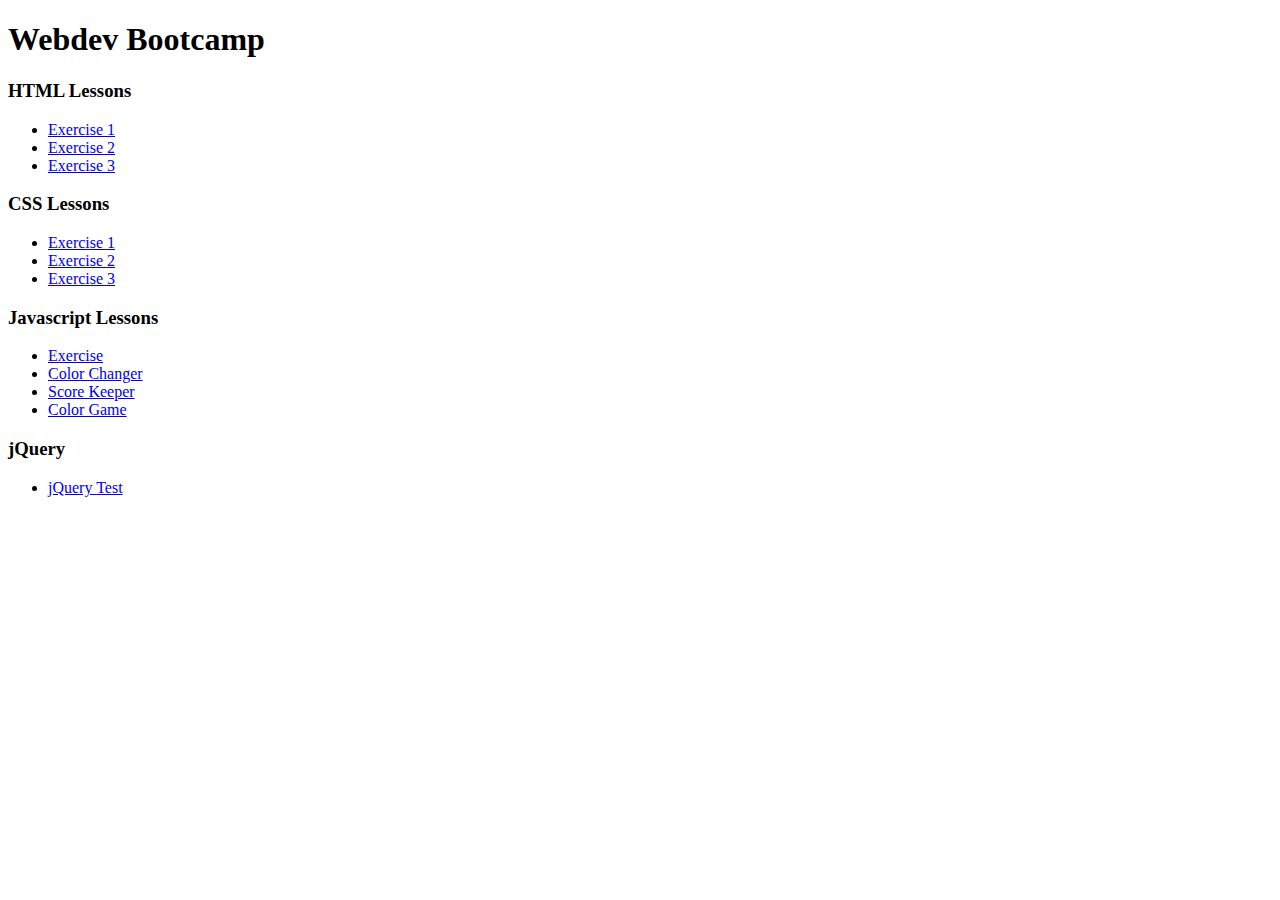
<file: index.html>
<!DOCTYPE html>
<html>
<head>

<title></title>
</head>
<body>
	<h1>Webdev Bootcamp</h1>
  <h3>HTML Lessons</h3>
  <ul>
    <li><a href = "HTML Lessons/Exercise1.html">Exercise 1</a></li>
    <li><a href = "HTML Lessons/Exercise2.html">Exercise 2</a></li>
    <li><a href = "HTML Lessons/Exercise3.html">Exercise 3</a></li>
  </ul>

  <h3>CSS Lessons</h3>
  <ul>
    <li><a href = "CSS Lessons/Exercise1.html">Exercise 1</a></li>
    <li><a href = "CSS Lessons/Exercise2.html">Exercise 2</a></li>
    <li><a href = "CSS Lessons/Exercise3.html">Exercise 3</a></li>
  </ul>

  <h3>Javascript Lessons</h3>
  <ul>
    <li><a href="Javascript Lessons/Basic Stuff/Exercise.html">Exercise</a></li>
    <li><a href="Javascript Lessons/DOM Manipulation/colorchanger.html">Color Changer</a></li>
    <li><a href="Javascript Lessons/DOM Manipulation/scorekeeper.html">Score Keeper</a></li>
    <li><a href="Javascript Lessons/DOM Manipulation/colorgame.html">Color Game</a></li>
  </ul>

  <h3>jQuery</h3>
  <ul>
      <li><a href="Javascript Lessons/jQuery/jTest.html">jQuery Test</a></li>
  </ul>
</body>
</html>
</file>
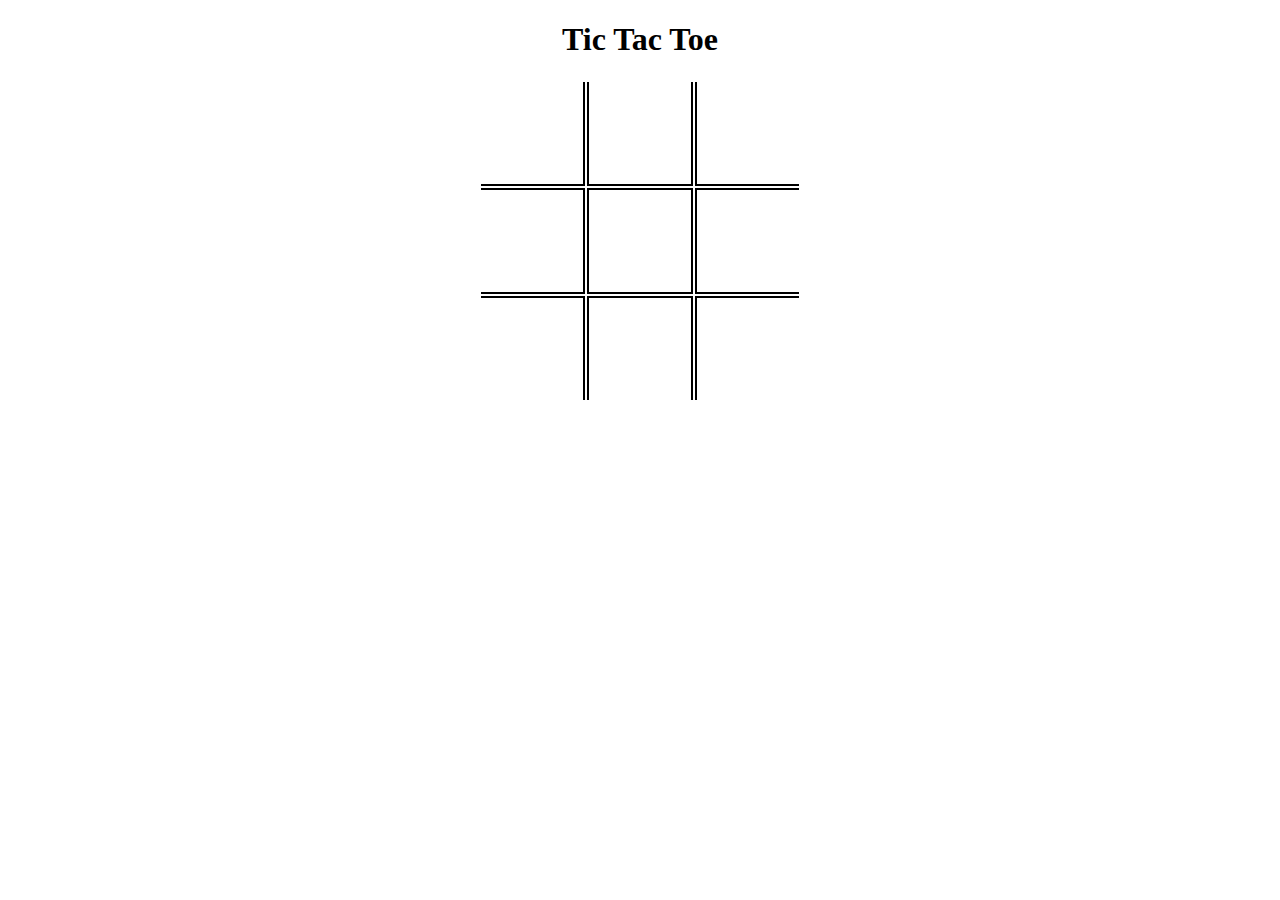
<file: CSS Lessons/Excercise2.html>
<!DOCTYPE html>
<html>
<head>

<!-- metadata goes in head -->

	<title>Table</title>
  <link rel="stylesheet" href="Exercise2.css">
</head>
<body>
<!-- content goes in the body -->
	<h1>Tic Tac Toe</h1>

  <table>
    <tr>
      <td id="topleft"></td>
      <td id="top"></td>
      <td id="topright"></td>
    </tr>
    <tr>
      <td id="centerleft"></td>
      <td id="center"></td>
      <td id="centerright"></td>
    </tr>
    <tr>
      <td id="botleft"></td>
      <td id="bot"></td>
      <td id="botright"></td>
    </tr>
</body>
</html>
</file>
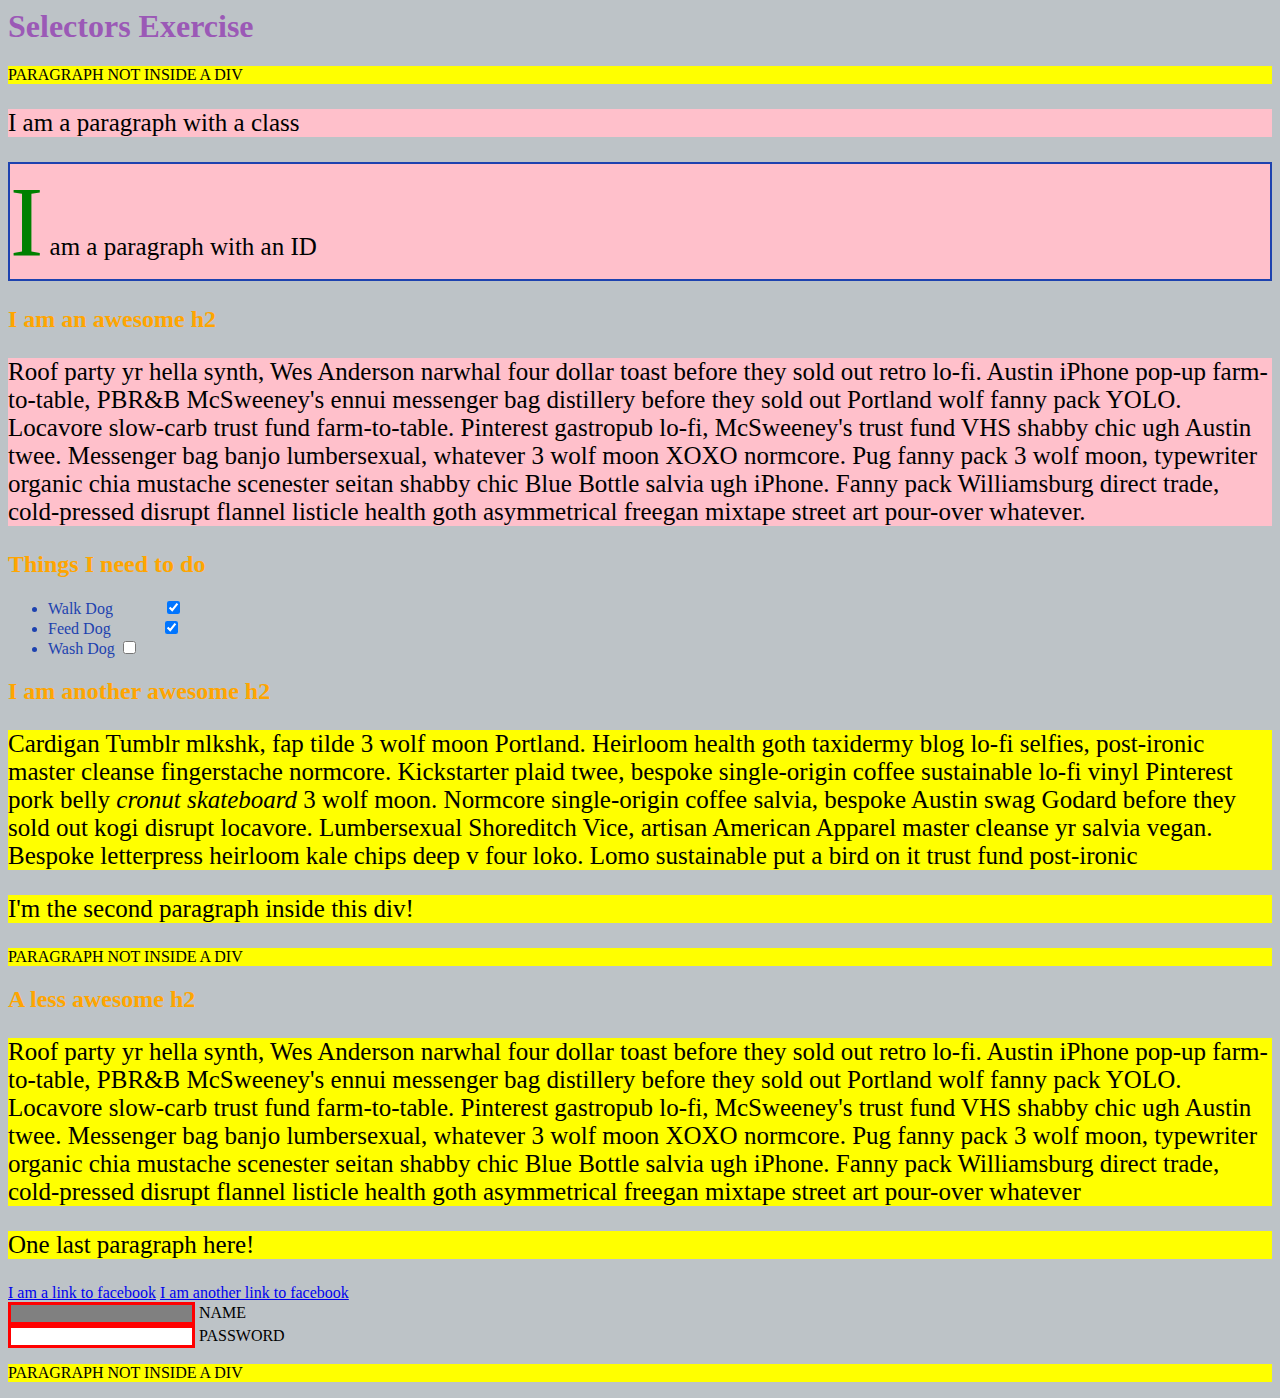
<file: CSS Lessons/Exercise1.html>
<html>
<head>
  <meta charset="UTF-8">
  <title>Selectors Exercise</title>
  <link rel="stylesheet" type="text/css" href="Exercise1.css">
</head>
<body>
  <h1>Selectors Exercise</h1>

<p>PARAGRAPH NOT INSIDE A DIV</p>

<div>
  <p class="hello">I am a paragraph with a class</p>
  <p id="special">I am a paragraph with an ID</p>

  <h2>I am an awesome h2</h2>


  <p>Roof party yr hella synth, Wes Anderson narwhal four dollar toast before they sold out retro lo-fi. Austin iPhone pop-up farm-to-table, PBR&B McSweeney's ennui messenger bag distillery before they sold out Portland wolf fanny pack YOLO. Locavore slow-carb trust fund farm-to-table. Pinterest gastropub lo-fi, McSweeney's trust fund VHS shabby chic ugh Austin twee. Messenger bag banjo lumbersexual, whatever 3 wolf moon XOXO normcore. Pug fanny pack 3 wolf moon, typewriter organic chia mustache scenester seitan shabby chic Blue Bottle salvia ugh iPhone. Fanny pack Williamsburg direct trade, cold-pressed disrupt flannel listicle health goth asymmetrical freegan mixtape street art pour-over whatever.</p>

</div>

<div>
  <h2>Things I need to do</h2>

  <ul>
    <li>Walk Dog <input type="checkbox" checked> </li>
    <li>Feed Dog <input type="checkbox" checked> </li>
    <li>Wash Dog <input type="checkbox"></li>
  </ul>
</div>

<div>
  <h2>I am another awesome h2</h2>

  <p>Cardigan Tumblr mlkshk, fap tilde 3 wolf moon Portland. Heirloom health goth taxidermy blog lo-fi selfies, post-ironic master cleanse fingerstache normcore. Kickstarter plaid twee, bespoke single-origin coffee sustainable lo-fi vinyl Pinterest pork belly <em>cronut skateboard</em> 3 wolf moon. Normcore single-origin coffee salvia, bespoke Austin swag Godard before they sold out kogi disrupt locavore. Lumbersexual Shoreditch Vice, artisan American Apparel master cleanse yr salvia vegan. Bespoke letterpress heirloom kale chips deep v four loko. Lomo sustainable put a bird on it trust fund post-ironic</p>

  <p>I'm the second paragraph inside this div!</p>
</div>

<p>PARAGRAPH NOT INSIDE A DIV</p>


<div>
  <h2>A less awesome h2</h2>

  <p>Roof party yr hella synth, Wes Anderson narwhal four dollar toast before they sold out retro lo-fi. Austin iPhone pop-up farm-to-table, PBR&B McSweeney's ennui messenger bag distillery before they sold out Portland wolf fanny pack YOLO. Locavore slow-carb trust fund farm-to-table. Pinterest gastropub lo-fi, McSweeney's trust fund VHS shabby chic ugh Austin twee. Messenger bag banjo lumbersexual, whatever 3 wolf moon XOXO normcore. Pug fanny pack 3 wolf moon, typewriter organic chia mustache scenester seitan shabby chic Blue Bottle salvia ugh iPhone. Fanny pack Williamsburg direct trade, cold-pressed disrupt flannel listicle health goth asymmetrical freegan mixtape street art pour-over whatever</p>

  <p>One last paragraph here!</p>

  <a href="http://www.facebook.com">I am a link to facebook</a>
  <a href="http://www.facebook.com">I am another link to facebook</a>
  <br>

  <input type="text" name="name" /><label> Name</label><br/>
  <input type="password" name="password" /><label> Password</label><br/>

</div>

<p>PARAGRAPH NOT INSIDE A DIV</p>

</body>
</html>
</file>
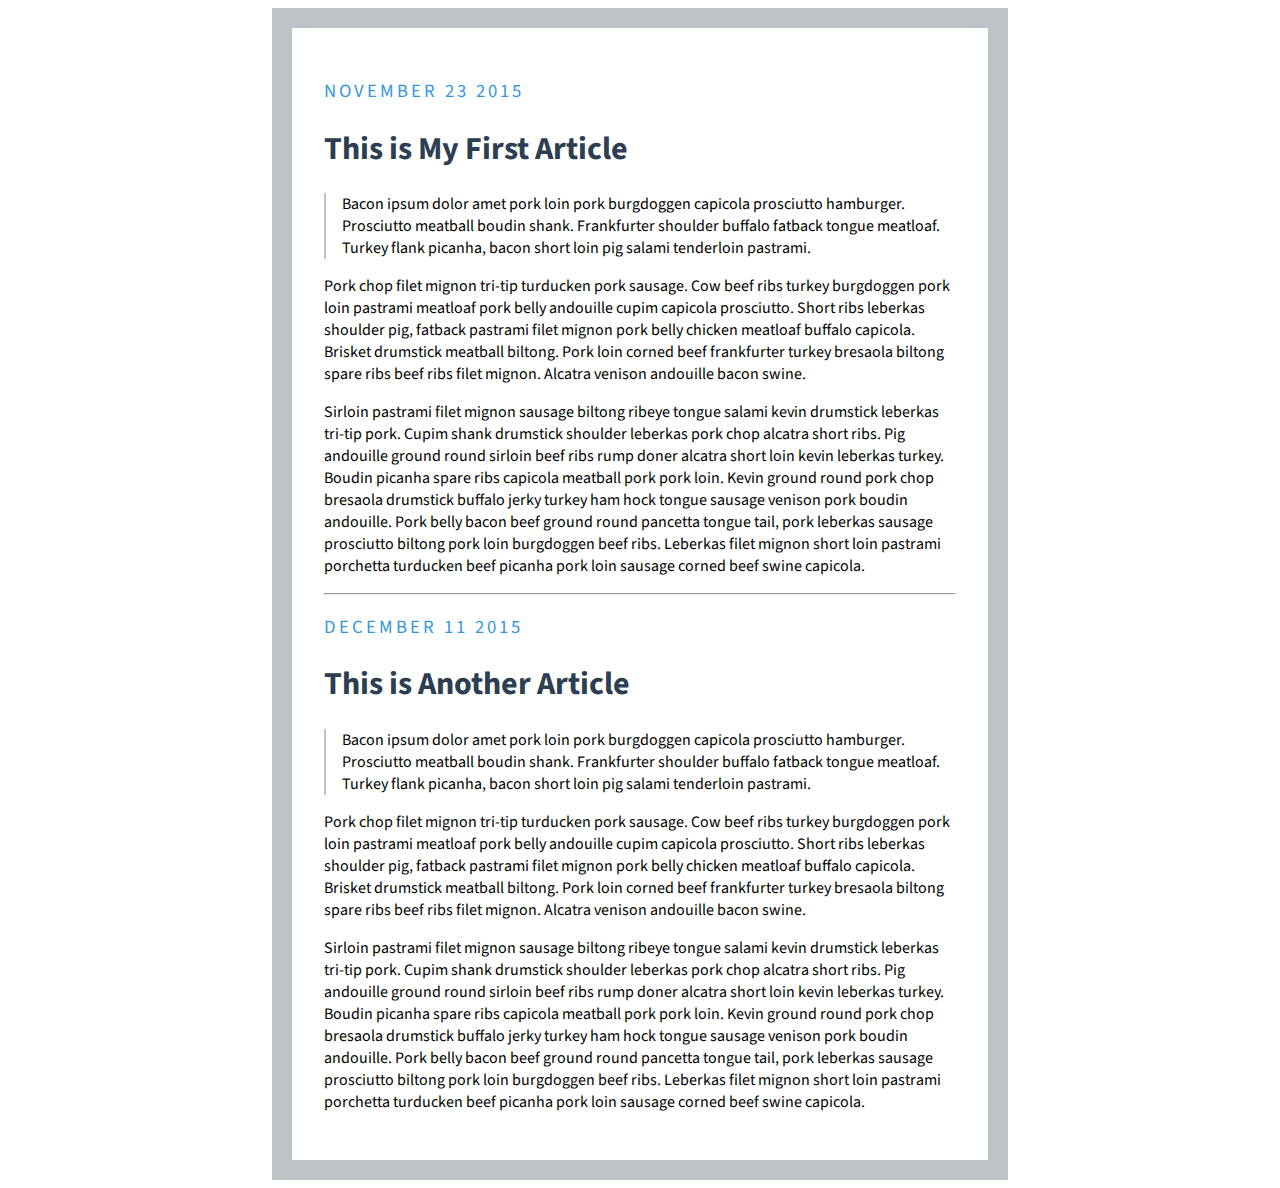
<file: CSS Lessons/Exercise3.html>
<!DOCTYPE html>
<html>
<head>
<link rel="stylesheet" href="Exercise3.css">
<link href="https://fonts.googleapis.com/css?family=Source+Sans+Pro:400,700" rel="stylesheet">
<title>My Blog</title>
</head>
<body>
<div class = "main">
  <h3 class = "date">November 23 2015</h3>
  <h1>This is My First Article</h1>
  <p class = "quote">Bacon ipsum dolor amet pork loin pork burgdoggen capicola prosciutto hamburger. Prosciutto meatball boudin shank. Frankfurter shoulder buffalo fatback tongue meatloaf. Turkey flank picanha, bacon short loin pig salami tenderloin pastrami.</p>
  <p>Pork chop filet mignon tri-tip turducken pork sausage. Cow beef ribs turkey burgdoggen pork loin pastrami meatloaf pork belly andouille cupim capicola prosciutto. Short ribs leberkas shoulder pig, fatback pastrami filet mignon pork belly chicken meatloaf buffalo capicola. Brisket drumstick meatball biltong. Pork loin corned beef frankfurter turkey bresaola biltong spare ribs beef ribs filet mignon. Alcatra venison andouille bacon swine.</p>
  <p>Sirloin pastrami filet mignon sausage biltong ribeye tongue salami kevin drumstick leberkas tri-tip pork. Cupim shank drumstick shoulder leberkas pork chop alcatra short ribs. Pig andouille ground round sirloin beef ribs rump doner alcatra short loin kevin leberkas turkey. Boudin picanha spare ribs capicola meatball pork pork loin. Kevin ground round pork chop bresaola drumstick buffalo jerky turkey ham hock tongue sausage venison pork boudin andouille. Pork belly bacon beef ground round pancetta tongue tail, pork leberkas sausage prosciutto biltong pork loin burgdoggen beef ribs. Leberkas filet mignon short loin pastrami porchetta turducken beef picanha pork loin sausage corned beef swine capicola.</p>

  <hr class = "style-eight">

  <h3 class = "date">December 11 2015</h3>
  <h1>This is Another Article</h1>
  <p class = "quote">Bacon ipsum dolor amet pork loin pork burgdoggen capicola prosciutto hamburger. Prosciutto meatball boudin shank. Frankfurter shoulder buffalo fatback tongue meatloaf. Turkey flank picanha, bacon short loin pig salami tenderloin pastrami.</p>
  <p>Pork chop filet mignon tri-tip turducken pork sausage. Cow beef ribs turkey burgdoggen pork loin pastrami meatloaf pork belly andouille cupim capicola prosciutto. Short ribs leberkas shoulder pig, fatback pastrami filet mignon pork belly chicken meatloaf buffalo capicola. Brisket drumstick meatball biltong. Pork loin corned beef frankfurter turkey bresaola biltong spare ribs beef ribs filet mignon. Alcatra venison andouille bacon swine.</p>
  <p>Sirloin pastrami filet mignon sausage biltong ribeye tongue salami kevin drumstick leberkas tri-tip pork. Cupim shank drumstick shoulder leberkas pork chop alcatra short ribs. Pig andouille ground round sirloin beef ribs rump doner alcatra short loin kevin leberkas turkey. Boudin picanha spare ribs capicola meatball pork pork loin. Kevin ground round pork chop bresaola drumstick buffalo jerky turkey ham hock tongue sausage venison pork boudin andouille. Pork belly bacon beef ground round pancetta tongue tail, pork leberkas sausage prosciutto biltong pork loin burgdoggen beef ribs. Leberkas filet mignon short loin pastrami porchetta turducken beef picanha pork loin sausage corned beef swine capicola.</p>

</div>
</body>
</html>
</file>
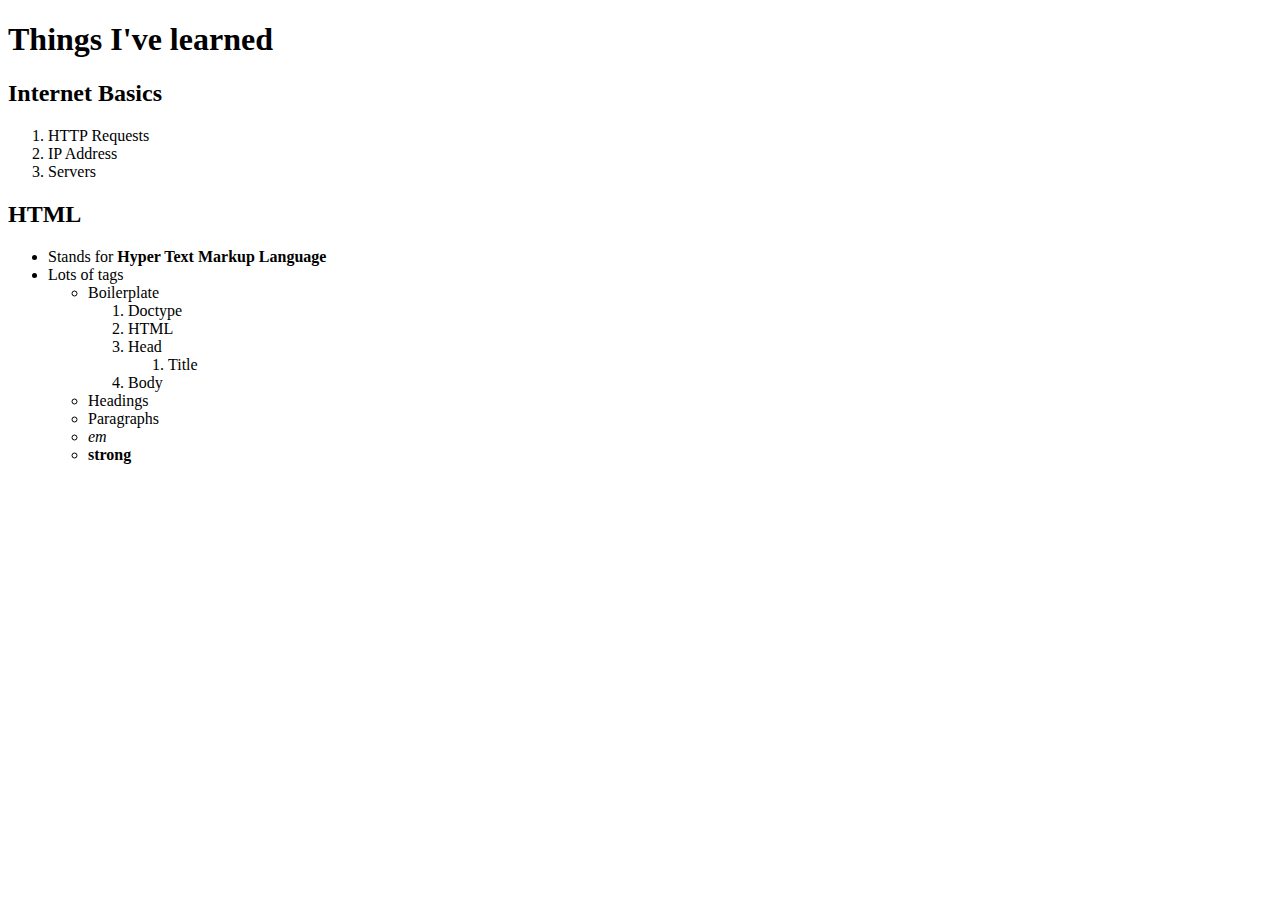
<file: HTML Lessons/Exercise1.html>
<!DOCTYPE html>
<html>
<head>

<!-- metadata goes in head -->

	<title>Things I've Learned</title>
</head>
<body>
<!-- content goes in the body -->
	<h1>Things I've learned</h1>
  <h2>Internet Basics</h2>
  <ol>
    <li>HTTP Requests</li>
    <li>IP Address</li>
    <li>Servers</li>
  </ol>
  <h2>HTML</h2>
  <ul>
    <li>Stands for <b>Hyper Text Markup Language</b></li>
    <li>Lots of tags
      <ul>
        <li>Boilerplate
          <ol>
            <li>Doctype</li>
            <li>HTML</li>
            <li>Head</li>
            <ol><li>Title</li></ol>
            <li>Body</li>
          </ol>
        </li>
        <li>Headings</li>
        <li>Paragraphs</li>
        <li><em>em</em></li>
        <li><b>strong</b></li>
      </ul>
    </li>
  </ul>
</body>
</html>
</file>
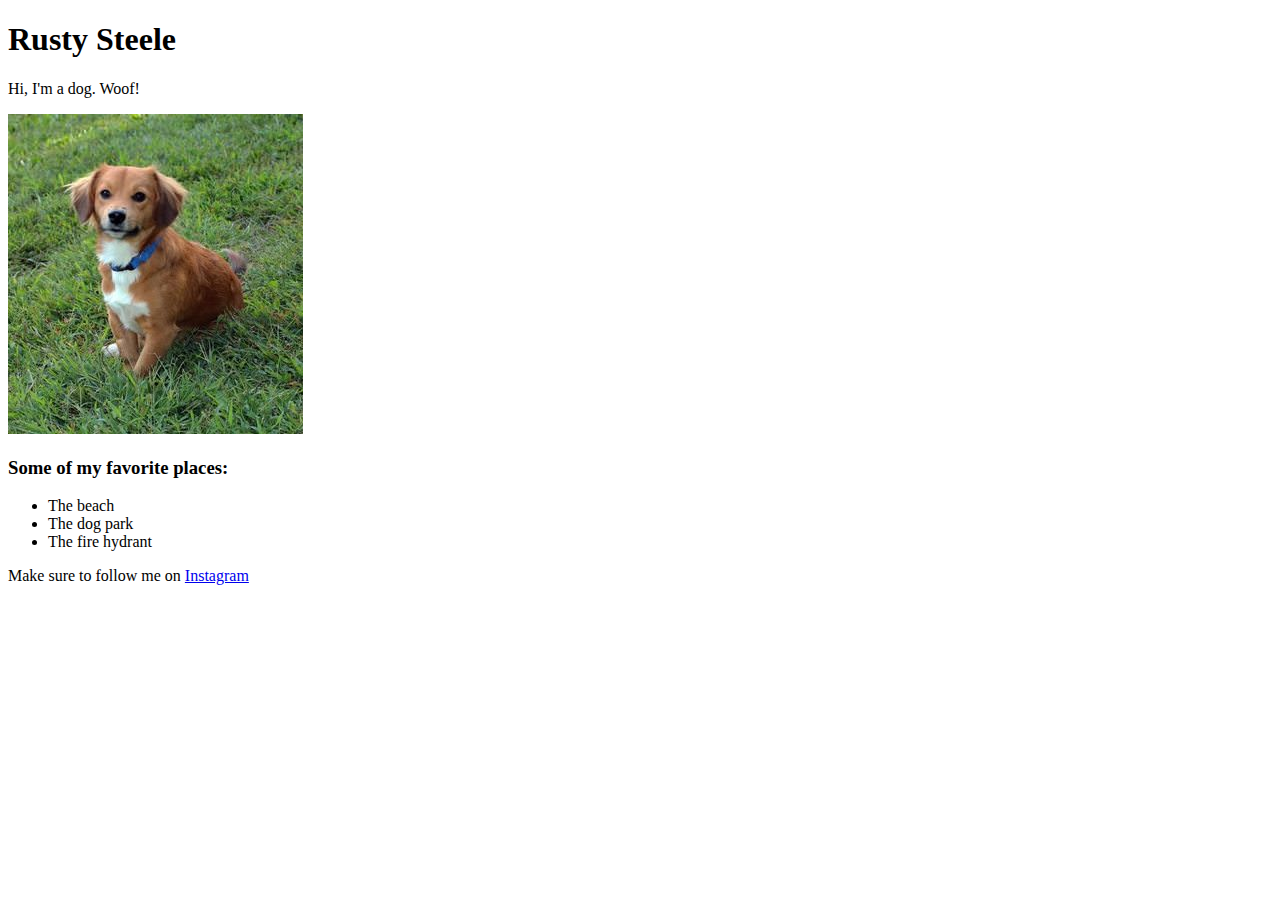
<file: HTML Lessons/Exercise2.html>
<!DOCTYPE html>
<html>
<head>

<!-- metadata goes in head -->

	<title>Image Shit</title>
</head>
<body>
<!-- content goes in the body -->
	<h1>Rusty Steele</h1>
  <p>Hi, I'm a dog. Woof!</p>
  <img src="img/dog.jpg">
  <h3>Some of my favorite places: </h3>

  <ul>
    <li>The beach</li>
    <li>The dog park</li>
    <li>The fire hydrant</li>
  </ul>

  <p>Make sure to follow me on <a href="http://instagram.com/aldithesupermarket">Instagram</a></p>
</body>
</html>
</file>
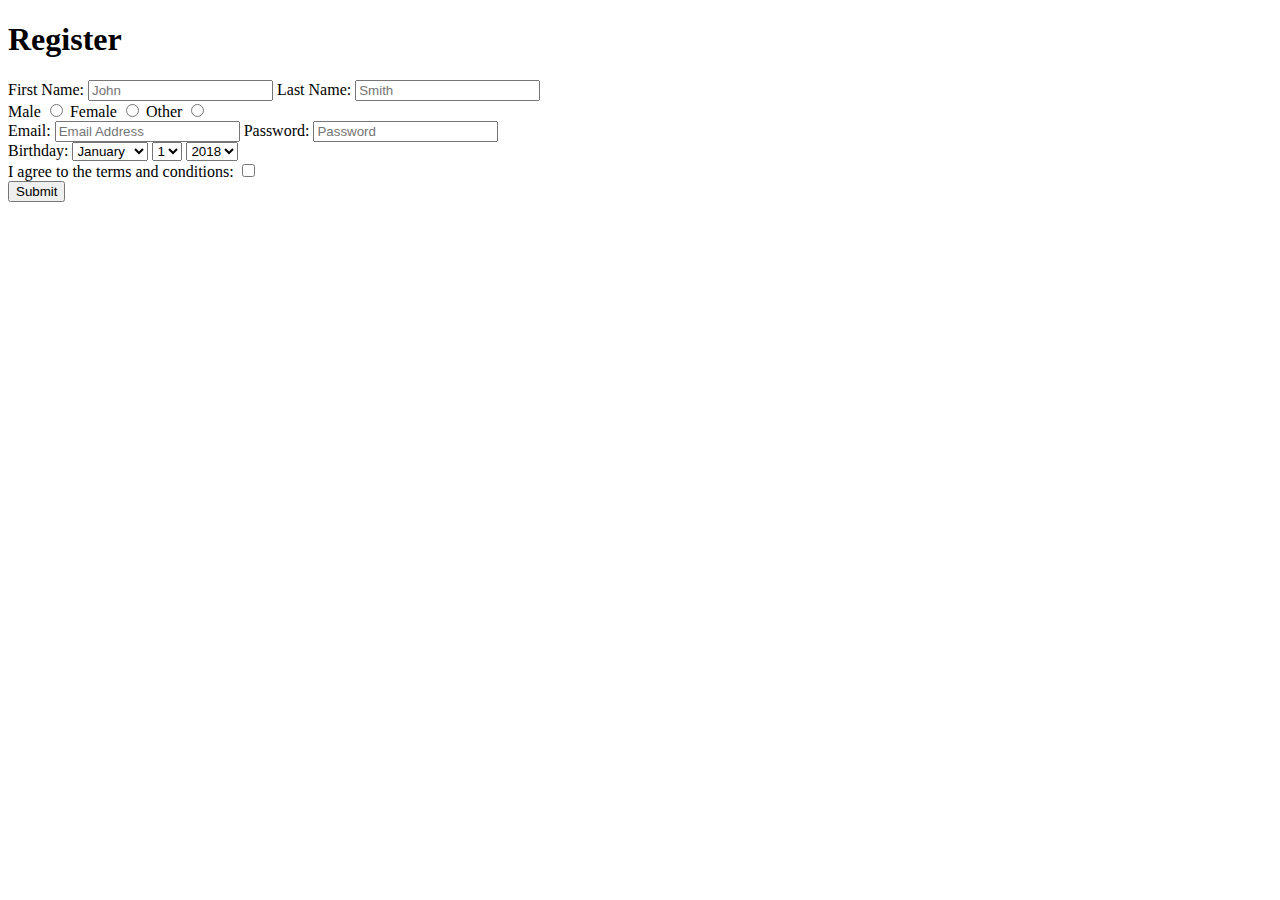
<file: HTML Lessons/Exercise4.html>
<!DOCTYPE html>
<html>
<head>

<!-- metadata goes in head -->

	<title>Forms Validation</title>
</head>
<body>
<!-- content goes in the body -->
	<h1>Register</h1>
  <form>
    <label for="firstname">First Name: </label>
    <input id = "firstname" name = "firstname" type = "text" placeholder = "John" required></input>

    <label for="lastname">Last Name: </label>
    <input id = "lastname" name = "lastname" type = "text" placeholder = "Smith" required></input>

    <br/>

    <label for="male">Male</label>
    <input id = "male" name = "gender" type = "radio"></input>
    <label for="female">Female</label>
    <input id = "female" name = "gender" type = "radio"></input>
    <label for="other">Other</label>
    <input id = "other" name = "gender" type = "radio"></input>

    <br/>

    <label for="email">Email: </label>
    <input id = "email" name = "email" type = "email" placeholder = "Email Address" required></input>

    <label for="password">Password: </label>
    <input id = "password" name = "password" type = "password" placeholder = "Password" minlength = "5" maxlength="10" required></input>

    <br/>

    <label for="birthday">Birthday: </label>
    <select id = "birthday" name = "month">
      <option>January</option>
      <option>February</option>
    </select>
    <select id = "birthday" name = "day">
      <option>1</option>
      <option>2</option>
    </select>
    <select id = "birthday" name = "year">
      <option>2018</option>
      <option>2017</option>
    </select>

    <br/>

    <label for="agree">I agree to the terms and conditions: </label>
    <input type = "checkbox" id = "agree" name = "agree"></input>

    <br/>

    <button>Submit</button>
  </form>
</body>
</html>
</file>
<file: CSS Lessons/Exercise2.css>
h1 {
  text-align: center;
}

table {
  margin: 0 auto;
}

td {
  width: 100px;
  height: 100px;
}

#topleft{
  border-right: 2px black solid;
  border-bottom: 2px black solid;
}
#top{
  border-left: 2px black solid;
  border-right: 2px black solid;
  border-bottom: 2px black solid;
}
#topright{
  border-left: 2px black solid;
  border-bottom: 2px black solid;
}
#centerleft{
  border-right: 2px black solid;
  border-bottom: 2px black solid;
  border-top: 2px black solid;
}
#center{
  border-left: 2px black solid;
  border-right: 2px black solid;
  border-bottom: 2px black solid;
  border-top: 2px black solid;
}
#centerright{
  border-left: 2px black solid;
  border-bottom: 2px black solid;
  border-top: 2px black solid;
}
#botleft{
  border-right: 2px black solid;
  border-top: 2px black solid;
}
#bot{
  border-left: 2px black solid;
  border-right: 2px black solid;
  border-top: 2px black solid;
}
#botright{
  border-left: 2px black solid;
  border-top: 2px black solid;
}
</file>
<file: CSS Lessons/Exercise1.css>
/* Style the HTML elements according to the following instructions.
DO NOT ALTER THE EXISTING HTML TO DO THIS.  WRITE ONLY CSS!

/* Give the <body> element a background of #bdc3c7*/
body {
  background-color: #bdc3c7;
}

/* Make the <h1> element #9b59b6*/
h1 {
  color: #9b59b6;
}

/* Make all <h2> elements orange */
h2 {
  color: orange;
}

/* Make all <li> elements blue(pick your own hexadecimal blue)*/
li {
  color: #1d42af;
}

/*Change the background on every paragraph to be yellow*/
p {
  background-color: yellow;
}

/*Make all inputs have a 3px red border*/
input {
  border: 3px solid red;
}

/* Give everything with the class 'hello' a white background*/
.hello{
  background-color: white;
}

/* Give the element with id 'special' a 2px solid blue border(pick your own rgb blue)*/
#special{
  border: 2px solid rgb(29, 66, 175);
}

/*Make all the <p>'s that are nested inside of divs 25px font(font-size: 25px)*/
div p {
  font-size: 25px;
}

/*Make only inputs with type 'text' have a gray background*/
input[type="text"]{
  background-color: gray;
}

/* Give both <p>'s inside the 3rd <div> a pink background*/
div:nth-child(3) p {
  background-color: pink;
}

/* Give the 2nd <p> inside the 3rd <div> a 5px white border*/
div:nth-child(3) p:nth-child(2) {
  border: 5px solid white;
}

/* Make the <em> in the 3rd <div> element white and 20px font(font-size:20px)*/
div:nth-child(3) em{
  color: white;
  font-size: 20px;
}


/*BONUS CHALLENGES*/
/*You may need to research some other selectors and properties*/

/*Make all "checked" checkboxes have a left margin of 50px(margin-left: 50px)*/
input[type="checkbox"]:checked {
  margin-left: 50px;
}

/* Make the <label> elements all UPPERCASE without changing the HTML(definitely look this one up*/
label{
  text-transform: uppercase;
}

/*Make the first letter of the element with id 'special' green and 100px font size(font-size: 100)*/
#special::first-letter {
  color:green;
  font-size: 100px;
}

/*Make the <h1> element's color change to blue when hovered over */
h1:hover {
  color: blue;
}

/*Make the <a> element's that have been visited gray */
a:visited {
  color: gray;
}
</file>
<file: CSS Lessons/Exercise3.css>
body{
  font-family: Source Sans Pro;
}

h1{
  color: #2c3e50;
}

.main{
  border: 20px solid #bdc3c7;
  width: 50%;
  margin: auto;
  padding: 2.5%;
}

.quote{
  padding-left: 2.5%;
  border-left: 2px solid #bdc3c7;
}

.date{
  text-transform: uppercase;
  color: #3498db;
  letter-spacing: 3px;
  font-weight: normal;
}
</file>
